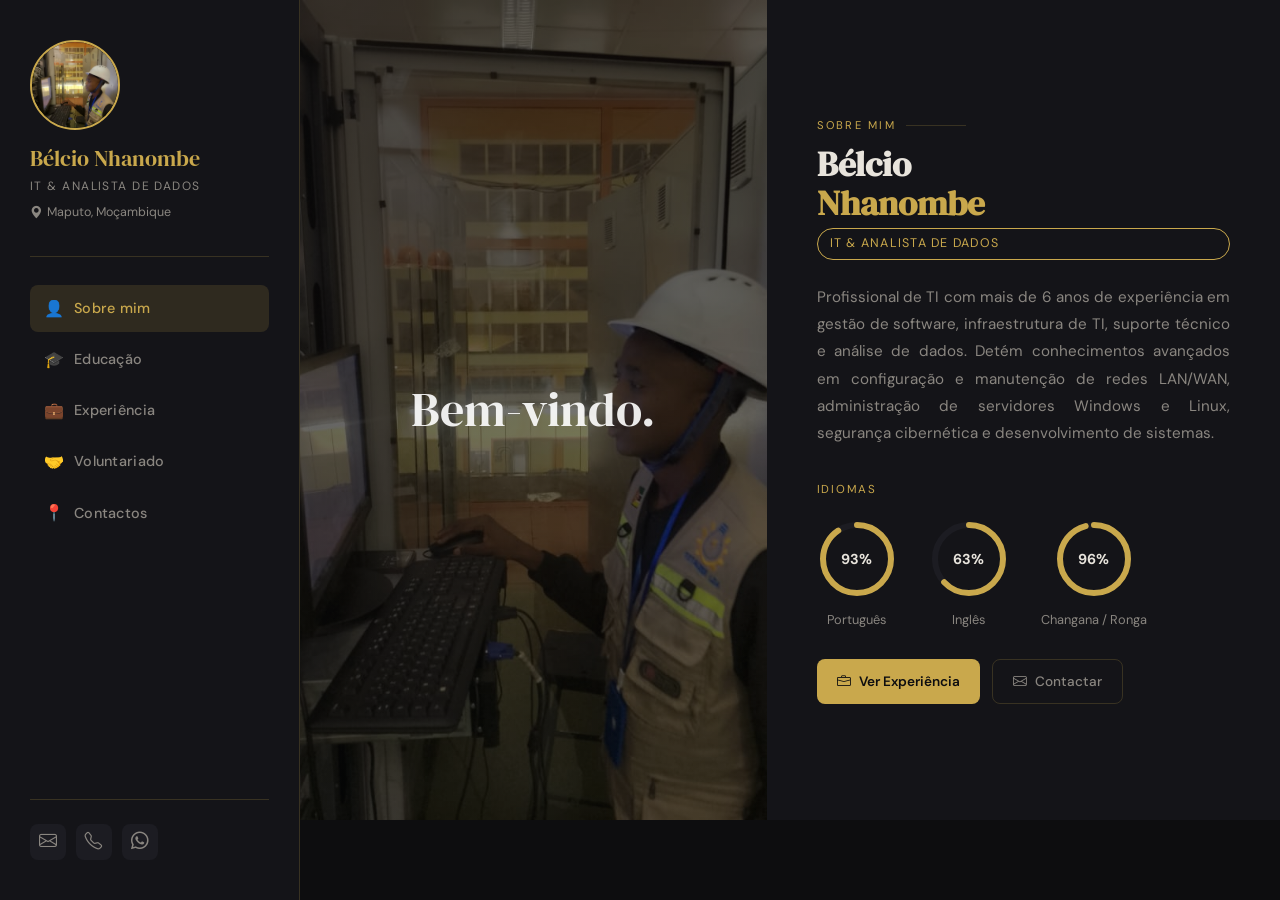
<file: index.html>
<!DOCTYPE html>
<html lang="pt">
<head>
  <meta charset="utf-8" />
  <meta name="viewport" content="width=device-width, initial-scale=1" />
  <title>Bélcio Nhanombe — Portfolio</title>
  <link rel="stylesheet" href="https://fonts.googleapis.com/css2?family=DM+Serif+Display:ital@0;1&family=DM+Sans:ital,opsz,wght@0,9..40,300;0,9..40,400;0,9..40,500;0,9..40,600;0,9..40,700;1,9..40,300&display=swap" />
  <link rel="stylesheet" href="https://cdn.jsdelivr.net/npm/bootstrap-icons@1.11.3/font/bootstrap-icons.min.css" />
  <link rel="stylesheet" href="css/portfolio.css" />
</head>
<body>

<!-- Loader -->
<div class="loader" id="loader"><div class="loader-ring"></div></div>

<!-- Hamburger -->
<button class="hamburger" id="hamburger" aria-label="Menu">
  <span></span><span></span><span></span>
</button>

<!-- SIDEBAR -->
<aside id="sidebar">
  <img src="images/bg.jpeg" alt="Bélcio" class="sidebar-photo" />
  <div class="sidebar-name">Bélcio Nhanombe</div>
  <div class="sidebar-role">IT & Analista de Dados</div>
  <div class="sidebar-location"><i class="bi bi-geo-alt-fill"></i> Maputo, Moçambique</div>
  <div class="sidebar-divider"></div>
  <nav>
    <ul id="nav-links"></ul>
  </nav>
  <div class="sidebar-contacts">
    <a href="mailto:belcionhanombe@gmail.com" title="Email"><i class="bi bi-envelope"></i></a>
    <a href="tel:+258845678454" title="Telefone"><i class="bi bi-telephone"></i></a>
    <a href="https://wa.me/258845678454" target="_blank" title="WhatsApp"><i class="bi bi-whatsapp"></i></a>
  </div>
</aside>

<!-- MAIN -->
<div id="main">
  <div class="about-split">
    <!-- Image Column -->
    <div class="about-image-col">
      <img src="images/bg.jpeg" alt="Bélcio Nhanombe" />
      <div class="about-image-overlay">
        <div class="about-welcome">Bem-vindo.</div>
      </div>
    </div>

    <!-- Content Column -->
    <div class="about-content-col">
      <div class="page-label">Sobre mim</div>
      <h1 class="about-name">Bélcio<br><span style="color:var(--gold)">Nhanombe</span></h1>
      <span class="about-role-tag">IT & Analista de Dados</span>

      <p class="about-bio">
        Profissional de TI com mais de 6 anos de experiência em gestão de software, infraestrutura de TI, suporte técnico e análise de dados. Detém conhecimentos avançados em configuração e manutenção de redes LAN/WAN, administração de servidores Windows e Linux, segurança cibernética e desenvolvimento de sistemas.
      </p>

      <!-- Languages -->
      <div style="margin-bottom: 28px;">
        <div style="font-size:0.72rem; letter-spacing:0.15em; text-transform:uppercase; color:var(--gold); margin-bottom:16px;">Idiomas</div>
        <div class="lang-grid">
          <div class="lang-item">
            <div class="lang-ring">
              <svg viewBox="0 0 80 80" width="80" height="80">
                <circle class="ring-bg" cx="40" cy="40" r="34" />
                <circle class="ring-fill" cx="40" cy="40" r="34"
                  stroke-dasharray="193.5 213.6" />
              </svg>
              <div class="ring-pct">93%</div>
            </div>
            <div class="lang-label">Português</div>
          </div>
          <div class="lang-item">
            <div class="lang-ring">
              <svg viewBox="0 0 80 80" width="80" height="80">
                <circle class="ring-bg" cx="40" cy="40" r="34" />
                <circle class="ring-fill" cx="40" cy="40" r="34"
                  stroke-dasharray="134.4 213.6" />
              </svg>
              <div class="ring-pct">63%</div>
            </div>
            <div class="lang-label">Inglês</div>
          </div>
          <div class="lang-item">
            <div class="lang-ring">
              <svg viewBox="0 0 80 80" width="80" height="80">
                <circle class="ring-bg" cx="40" cy="40" r="34" />
                <circle class="ring-fill" cx="40" cy="40" r="34"
                  stroke-dasharray="204.8 213.6" />
              </svg>
              <div class="ring-pct">96%</div>
            </div>
            <div class="lang-label">Changana / Ronga</div>
          </div>
        </div>
      </div>

      <!-- Quick links -->
      <div style="display:flex; gap:12px; flex-wrap:wrap;">
        <a href="experiencia.html" style="display:inline-flex;align-items:center;gap:8px;padding:10px 20px;border-radius:8px;background:var(--gold);color:#0d0d0f;font-size:0.85rem;font-weight:600;text-decoration:none;transition:opacity 0.2s;" onmouseover="this.style.opacity='0.85'" onmouseout="this.style.opacity='1'">
          <i class="bi bi-briefcase"></i> Ver Experiência
        </a>
        <a href="contact.html" style="display:inline-flex;align-items:center;gap:8px;padding:10px 20px;border-radius:8px;border:1px solid var(--border);color:var(--text-muted);font-size:0.85rem;font-weight:500;text-decoration:none;transition:all 0.2s;" onmouseover="this.style.borderColor='var(--gold)';this.style.color='var(--gold)'" onmouseout="this.style.borderColor='var(--border)';this.style.color='var(--text-muted)'">
          <i class="bi bi-envelope"></i> Contactar
        </a>
      </div>
    </div>
  </div>
</div>

<script src="js/portfolio.js"></script>
<script>initSidebar('index.html');</script>
</body>
</html>
</file>
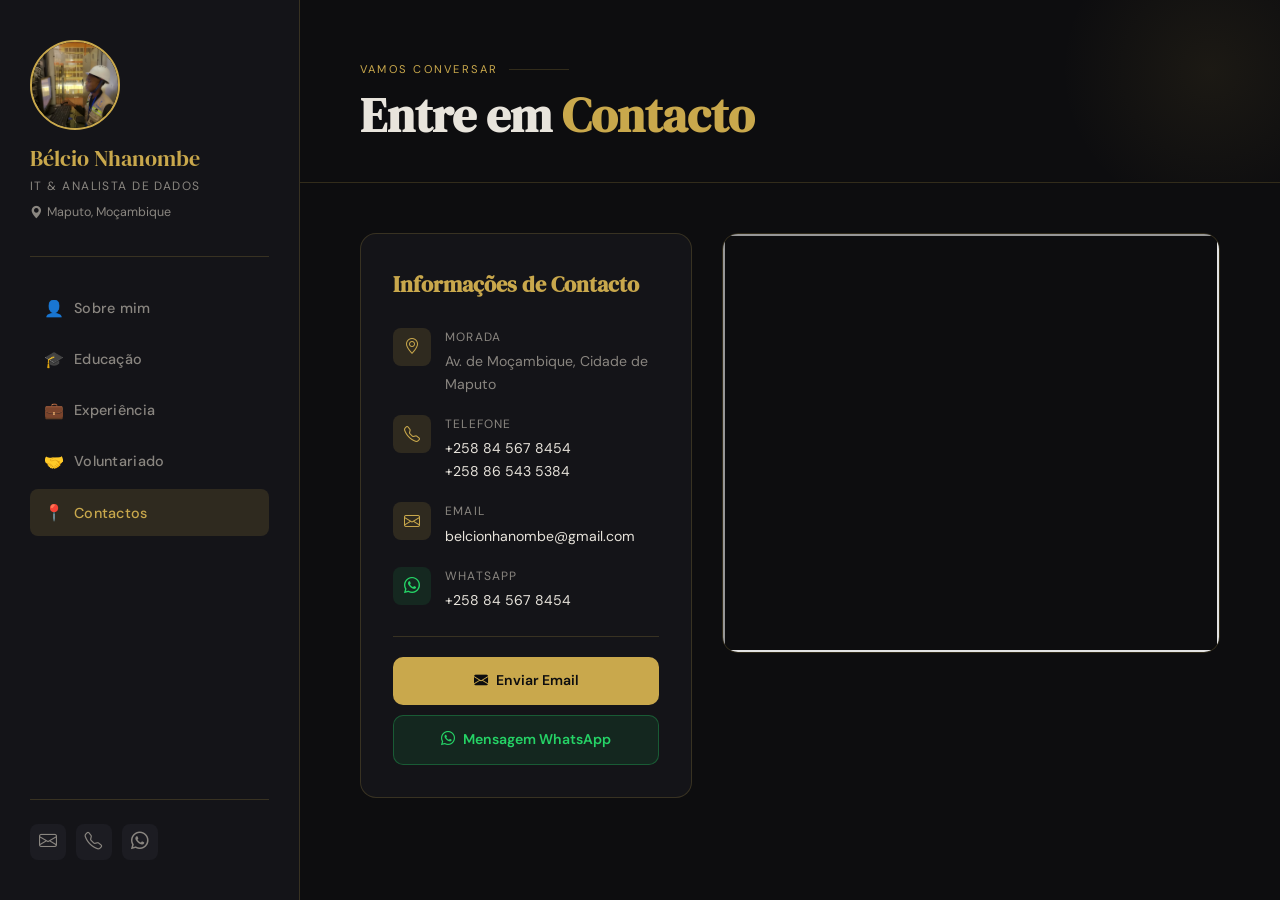
<file: contact.html>
<!DOCTYPE html>
<html lang="pt">
<head>
  <meta charset="utf-8" />
  <meta name="viewport" content="width=device-width, initial-scale=1" />
  <title>Contactos — Bélcio Nhanombe</title>
  <link rel="stylesheet" href="https://fonts.googleapis.com/css2?family=DM+Serif+Display:ital@0;1&family=DM+Sans:ital,opsz,wght@0,9..40,300;0,9..40,400;0,9..40,500;0,9..40,600;0,9..40,700;1,9..40,300&display=swap" />
  <link rel="stylesheet" href="https://cdn.jsdelivr.net/npm/bootstrap-icons@1.11.3/font/bootstrap-icons.min.css" />
  <link rel="stylesheet" href="css/portfolio.css" />
</head>
<body>

<div class="loader" id="loader"><div class="loader-ring"></div></div>
<button class="hamburger" id="hamburger"><span></span><span></span><span></span></button>

<aside id="sidebar">
  <img src="images/bg.jpeg" alt="Bélcio" class="sidebar-photo" />
  <div class="sidebar-name">Bélcio Nhanombe</div>
  <div class="sidebar-role">IT & Analista de Dados</div>
  <div class="sidebar-location"><i class="bi bi-geo-alt-fill"></i> Maputo, Moçambique</div>
  <div class="sidebar-divider"></div>
  <nav><ul id="nav-links"></ul></nav>
  <div class="sidebar-contacts">
    <a href="mailto:belcionhanombe@gmail.com"><i class="bi bi-envelope"></i></a>
    <a href="tel:+258845678454"><i class="bi bi-telephone"></i></a>
    <a href="https://wa.me/258845678454" target="_blank"><i class="bi bi-whatsapp"></i></a>
  </div>
</aside>

<div id="main">
  <div class="page-hero">
    <div class="page-label">Vamos conversar</div>
    <h1 class="page-title">Entre em <span>Contacto</span></h1>
  </div>

  <div class="content-area">
    <div class="contact-grid">
      <!-- Info -->
      <div class="contact-info-card">
        <h3>Informações de Contacto</h3>

        <div class="contact-row">
          <div class="contact-icon"><i class="bi bi-geo-alt"></i></div>
          <div>
            <p style="color:var(--text-muted); font-size:0.75rem; letter-spacing:0.1em; text-transform:uppercase; margin-bottom:3px;">Morada</p>
            <p>Av. de Moçambique, Cidade de Maputo</p>
          </div>
        </div>

        <div class="contact-row">
          <div class="contact-icon"><i class="bi bi-telephone"></i></div>
          <div>
            <p style="color:var(--text-muted); font-size:0.75rem; letter-spacing:0.1em; text-transform:uppercase; margin-bottom:3px;">Telefone</p>
            <p><a href="tel:+258845678454">+258 84 567 8454</a></p>
            <p><a href="tel:+258865435384">+258 86 543 5384</a></p>
          </div>
        </div>

        <div class="contact-row">
          <div class="contact-icon"><i class="bi bi-envelope"></i></div>
          <div>
            <p style="color:var(--text-muted); font-size:0.75rem; letter-spacing:0.1em; text-transform:uppercase; margin-bottom:3px;">Email</p>
            <p><a href="mailto:belcionhanombe@gmail.com">belcionhanombe@gmail.com</a></p>
          </div>
        </div>

        <div class="contact-row">
          <div class="contact-icon" style="background:rgba(37,211,102,0.1); color:#25d366;"><i class="bi bi-whatsapp"></i></div>
          <div>
            <p style="color:var(--text-muted); font-size:0.75rem; letter-spacing:0.1em; text-transform:uppercase; margin-bottom:3px;">WhatsApp</p>
            <p><a href="https://wa.me/258845678454" target="_blank">+258 84 567 8454</a></p>
          </div>
        </div>

        <!-- Quick action buttons -->
        <div style="display:flex; flex-direction:column; gap:10px; margin-top:24px; padding-top:20px; border-top:1px solid var(--border);">
          <a href="mailto:belcionhanombe@gmail.com" style="display:flex; align-items:center; justify-content:center; gap:8px; padding:12px; border-radius:10px; background:var(--gold); color:#0d0d0f; font-weight:600; font-size:0.88rem; text-decoration:none; transition:opacity 0.2s;" onmouseover="this.style.opacity='0.85'" onmouseout="this.style.opacity='1'">
            <i class="bi bi-envelope-fill"></i> Enviar Email
          </a>
          <a href="https://wa.me/258845678454" target="_blank" style="display:flex; align-items:center; justify-content:center; gap:8px; padding:12px; border-radius:10px; background:rgba(37,211,102,0.1); color:#25d366; border:1px solid rgba(37,211,102,0.3); font-weight:600; font-size:0.88rem; text-decoration:none; transition:all 0.2s;" onmouseover="this.style.background='rgba(37,211,102,0.2)'" onmouseout="this.style.background='rgba(37,211,102,0.1)'">
            <i class="bi bi-whatsapp"></i> Mensagem WhatsApp
          </a>
        </div>
      </div>

      <!-- Map -->
      <div class="map-wrap">
        <iframe
          src="https://www.google.com/maps/embed?pb=!1m14!1m12!1m3!1d57428.55599808004!2d32.519475459047094!3d-25.89300816493969!2m3!1f0!2f0!3f0!3m2!1i1024!2i768!4f13.1!5e0!3m2!1spt-PT!2smz!4v1747929847679!5m2!1spt-PT!2smz"
          allowfullscreen loading="lazy" referrerpolicy="no-referrer-when-downgrade">
        </iframe>
      </div>
    </div>
  </div>
</div>

<script src="js/portfolio.js"></script>
<script>initSidebar('contact.html');</script>
</body>
</html>
</file>
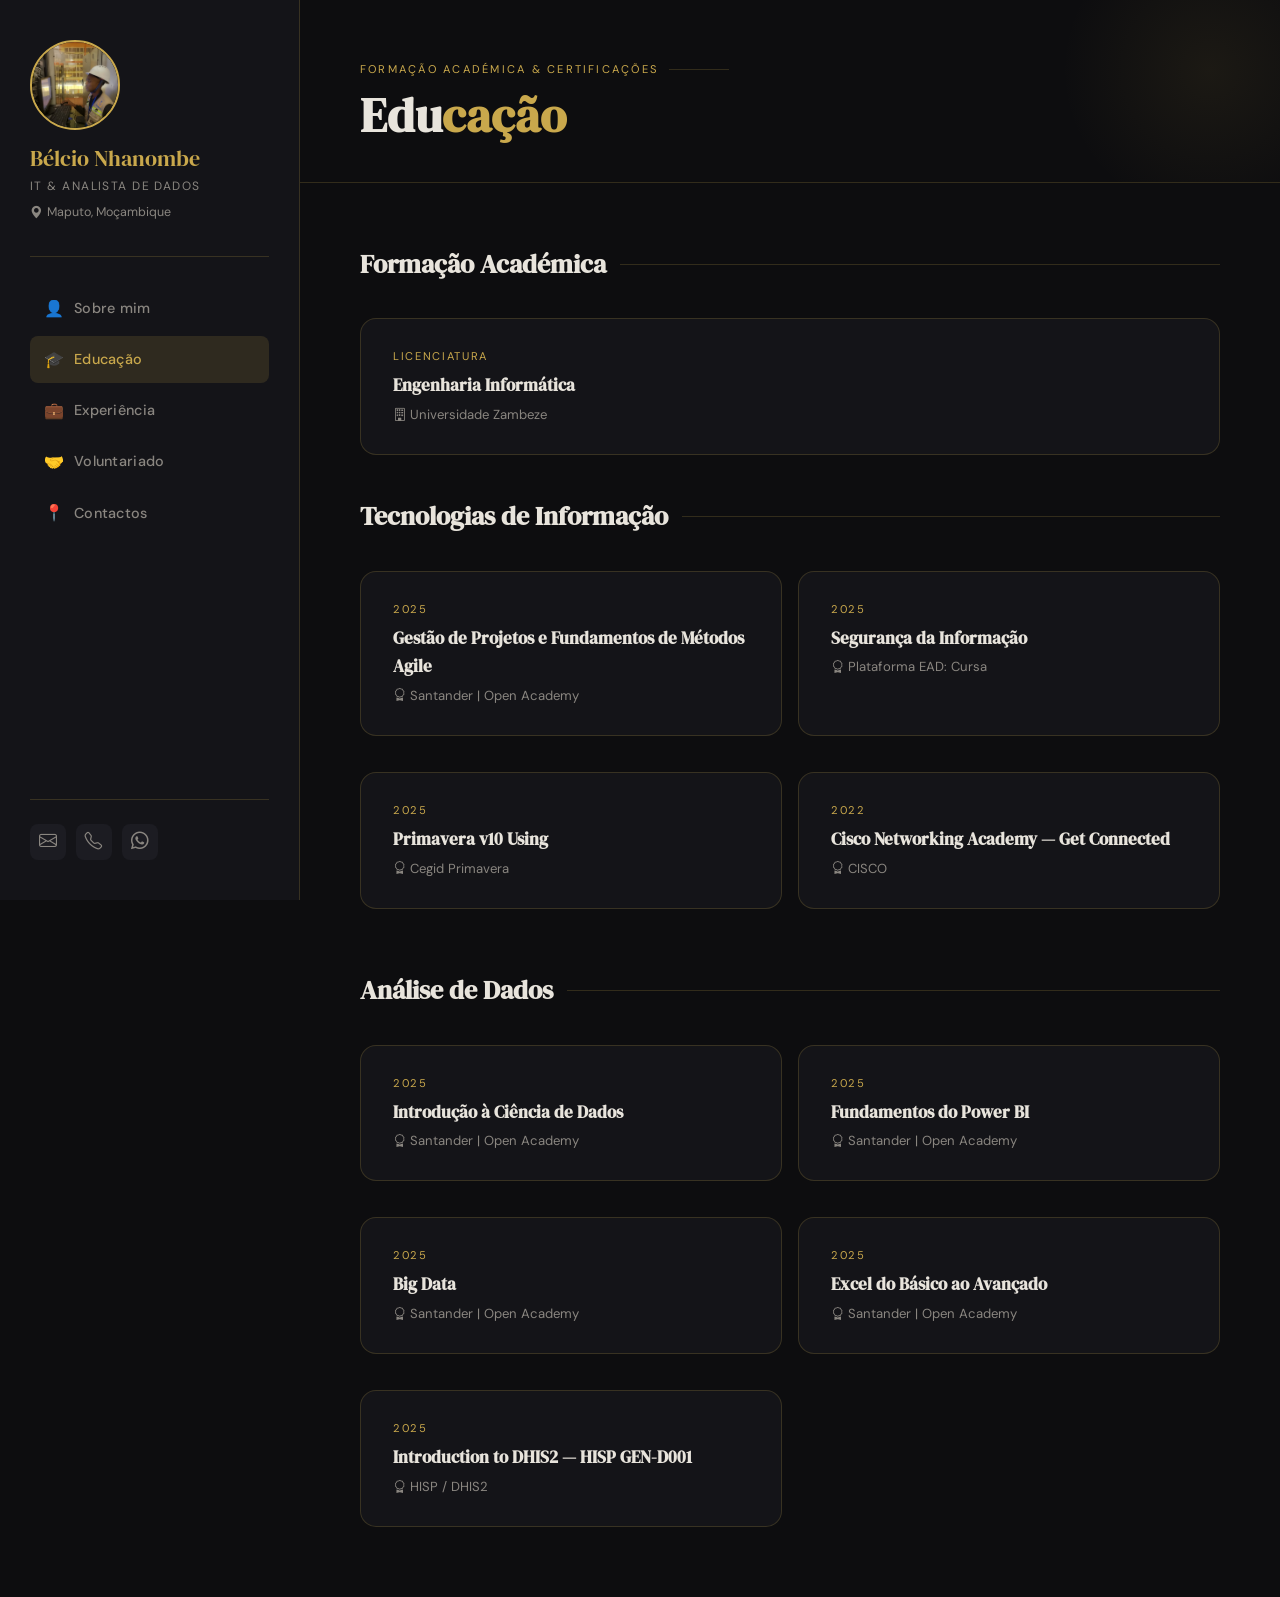
<file: educacao.html>
<!DOCTYPE html>
<html lang="pt">
<head>
  <meta charset="utf-8" />
  <meta name="viewport" content="width=device-width, initial-scale=1" />
  <title>Educação — Bélcio Nhanombe</title>
  <link rel="stylesheet" href="https://fonts.googleapis.com/css2?family=DM+Serif+Display:ital@0;1&family=DM+Sans:ital,opsz,wght@0,9..40,300;0,9..40,400;0,9..40,500;0,9..40,600;0,9..40,700;1,9..40,300&display=swap" />
  <link rel="stylesheet" href="https://cdn.jsdelivr.net/npm/bootstrap-icons@1.11.3/font/bootstrap-icons.min.css" />
  <link rel="stylesheet" href="css/portfolio.css" />
</head>
<body>

<div class="loader" id="loader"><div class="loader-ring"></div></div>
<button class="hamburger" id="hamburger"><span></span><span></span><span></span></button>

<aside id="sidebar">
  <img src="images/bg.jpeg" alt="Bélcio" class="sidebar-photo" />
  <div class="sidebar-name">Bélcio Nhanombe</div>
  <div class="sidebar-role">IT & Analista de Dados</div>
  <div class="sidebar-location"><i class="bi bi-geo-alt-fill"></i> Maputo, Moçambique</div>
  <div class="sidebar-divider"></div>
  <nav><ul id="nav-links"></ul></nav>
  <div class="sidebar-contacts">
    <a href="mailto:belcionhanombe@gmail.com"><i class="bi bi-envelope"></i></a>
    <a href="tel:+258845678454"><i class="bi bi-telephone"></i></a>
    <a href="https://wa.me/258845678454" target="_blank"><i class="bi bi-whatsapp"></i></a>
  </div>
</aside>

<div id="main">
  <div class="page-hero">
    <div class="page-label">Formação académica & certificações</div>
    <h1 class="page-title">Edu<span>cação</span></h1>
  </div>

  <div class="content-area">

    <!-- Licenciatura -->
    <div class="section-heading">
      <h2>Formação Académica</h2>
      <div class="sh-line"></div>
    </div>

    <div class="edu-card">
      <div class="edu-year">Licenciatura</div>
      <h3>Engenharia Informática</h3>
      <div class="edu-inst"><i class="bi bi-building"></i> Universidade Zambeze</div>
    </div>

    <!-- TI Certifications -->
    <div class="section-heading" style="margin-top: 40px;">
      <h2>Tecnologias de Informação</h2>
      <div class="sh-line"></div>
    </div>

    <div style="display:grid; grid-template-columns: repeat(auto-fill, minmax(280px, 1fr)); gap: 16px;">
      <div class="edu-card">
        <div class="edu-year">2025</div>
        <h3>Gestão de Projetos e Fundamentos de Métodos Agile</h3>
        <div class="edu-inst"><i class="bi bi-award"></i> Santander | Open Academy</div>
      </div>
      <div class="edu-card">
        <div class="edu-year">2025</div>
        <h3>Segurança da Informação</h3>
        <div class="edu-inst"><i class="bi bi-award"></i> Plataforma EAD: Cursa</div>
      </div>
      <div class="edu-card">
        <div class="edu-year">2025</div>
        <h3>Primavera v10 Using</h3>
        <div class="edu-inst"><i class="bi bi-award"></i> Cegid Primavera</div>
      </div>
      <div class="edu-card">
        <div class="edu-year">2022</div>
        <h3>Cisco Networking Academy — Get Connected</h3>
        <div class="edu-inst"><i class="bi bi-award"></i> CISCO</div>
      </div>
    </div>

    <!-- Data Certifications -->
    <div class="section-heading" style="margin-top: 40px;">
      <h2>Análise de Dados</h2>
      <div class="sh-line"></div>
    </div>

    <div style="display:grid; grid-template-columns: repeat(auto-fill, minmax(280px, 1fr)); gap: 16px;">
      <div class="edu-card">
        <div class="edu-year">2025</div>
        <h3>Introdução à Ciência de Dados</h3>
        <div class="edu-inst"><i class="bi bi-award"></i> Santander | Open Academy</div>
      </div>
      <div class="edu-card">
        <div class="edu-year">2025</div>
        <h3>Fundamentos do Power BI</h3>
        <div class="edu-inst"><i class="bi bi-award"></i> Santander | Open Academy</div>
      </div>
      <div class="edu-card">
        <div class="edu-year">2025</div>
        <h3>Big Data</h3>
        <div class="edu-inst"><i class="bi bi-award"></i> Santander | Open Academy</div>
      </div>
      <div class="edu-card">
        <div class="edu-year">2025</div>
        <h3>Excel do Básico ao Avançado</h3>
        <div class="edu-inst"><i class="bi bi-award"></i> Santander | Open Academy</div>
      </div>
      <div class="edu-card">
        <div class="edu-year">2025</div>
        <h3>Introduction to DHIS2 — HISP GEN-D001</h3>
        <div class="edu-inst"><i class="bi bi-award"></i> HISP / DHIS2</div>
      </div>
    </div>

  </div>
</div>

<script src="js/portfolio.js"></script>
<script>initSidebar('educacao.html');</script>
</body>
</html>
</file>
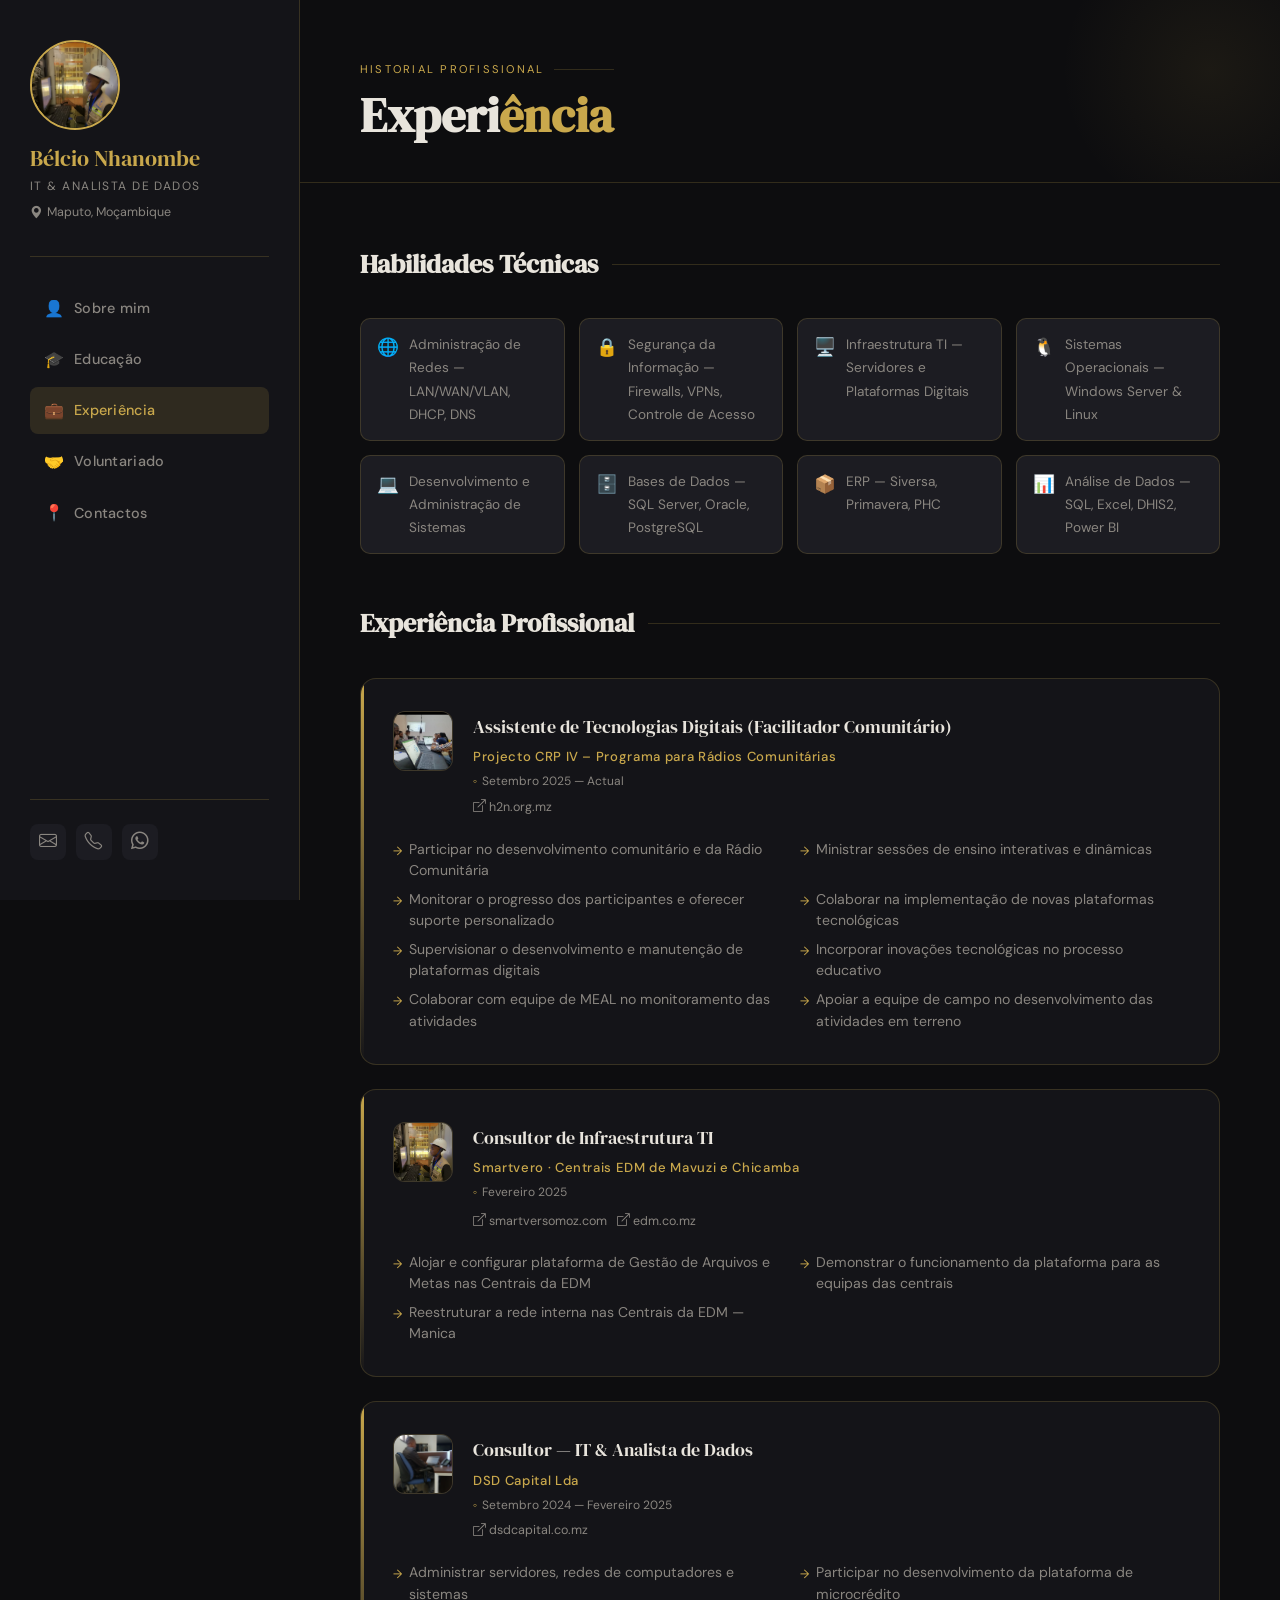
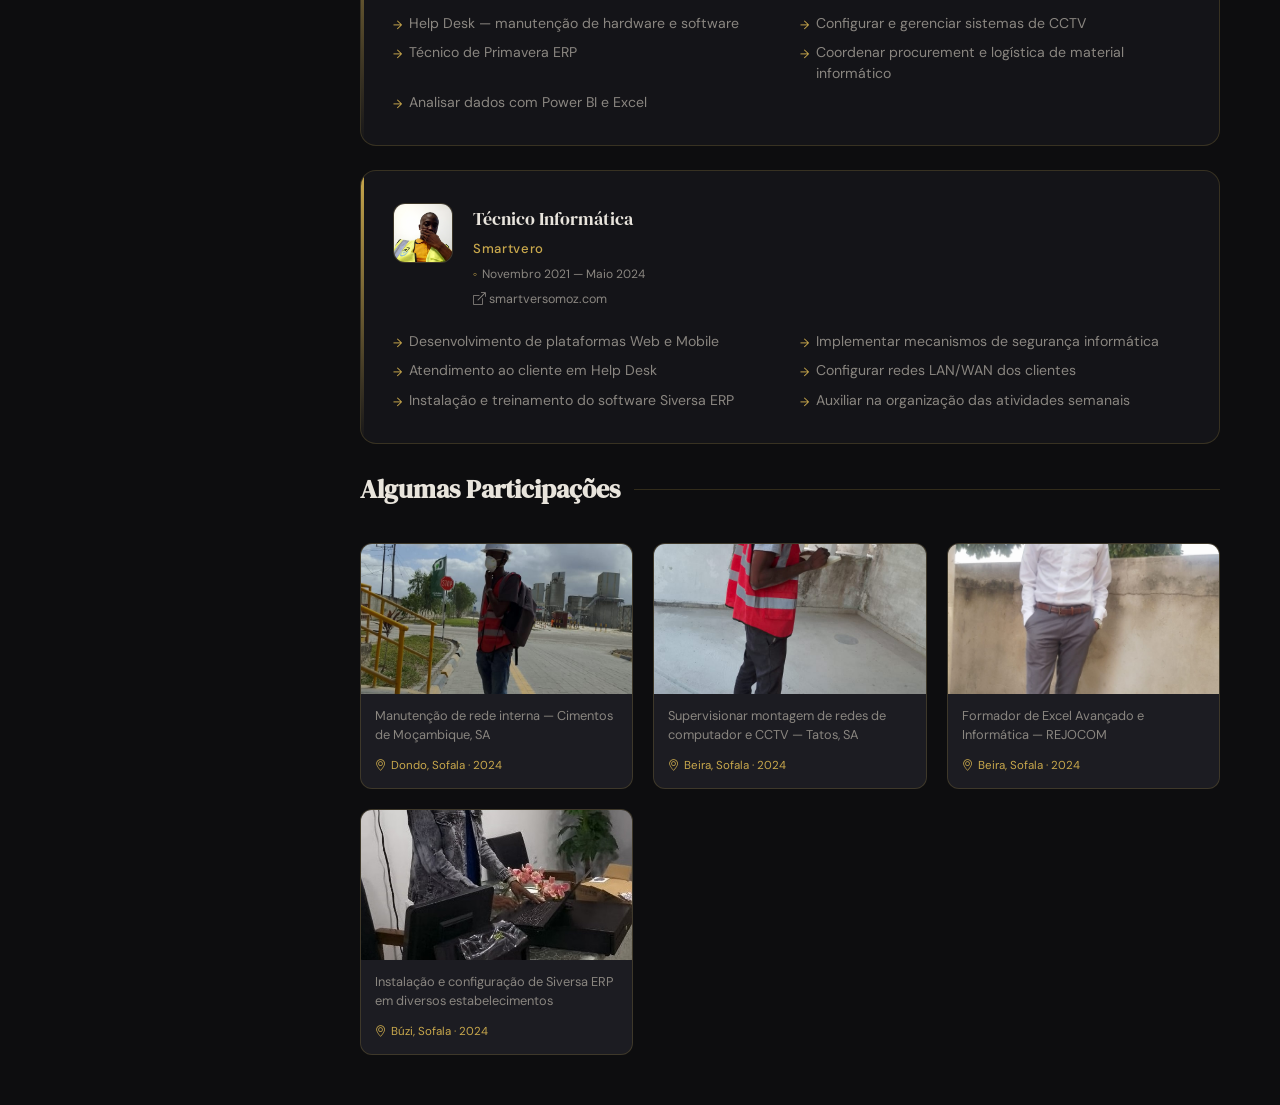
<file: experiencia.html>
<!DOCTYPE html>
<html lang="pt">
<head>
  <meta charset="utf-8" />
  <meta name="viewport" content="width=device-width, initial-scale=1" />
  <title>Experiência — Bélcio Nhanombe</title>
  <link rel="stylesheet" href="https://fonts.googleapis.com/css2?family=DM+Serif+Display:ital@0;1&family=DM+Sans:ital,opsz,wght@0,9..40,300;0,9..40,400;0,9..40,500;0,9..40,600;0,9..40,700;1,9..40,300&display=swap" />
  <link rel="stylesheet" href="https://cdn.jsdelivr.net/npm/bootstrap-icons@1.11.3/font/bootstrap-icons.min.css" />
  <link rel="stylesheet" href="css/portfolio.css" />
</head>
<body>

<div class="loader" id="loader"><div class="loader-ring"></div></div>
<button class="hamburger" id="hamburger"><span></span><span></span><span></span></button>

<aside id="sidebar">
  <img src="images/bg.jpeg" alt="Bélcio" class="sidebar-photo" />
  <div class="sidebar-name">Bélcio Nhanombe</div>
  <div class="sidebar-role">IT & Analista de Dados</div>
  <div class="sidebar-location"><i class="bi bi-geo-alt-fill"></i> Maputo, Moçambique</div>
  <div class="sidebar-divider"></div>
  <nav><ul id="nav-links"></ul></nav>
  <div class="sidebar-contacts">
    <a href="mailto:belcionhanombe@gmail.com"><i class="bi bi-envelope"></i></a>
    <a href="tel:+258845678454"><i class="bi bi-telephone"></i></a>
    <a href="https://wa.me/258845678454" target="_blank"><i class="bi bi-whatsapp"></i></a>
  </div>
</aside>

<div id="main">
  <div class="page-hero">
    <div class="page-label">Historial profissional</div>
    <h1 class="page-title">Experi<span>ência</span></h1>
  </div>

  <div class="content-area">

    <!-- SKILLS -->
    <div class="section-heading">
      <h2>Habilidades Técnicas</h2>
      <div class="sh-line"></div>
    </div>

    <div class="skills-grid" style="margin-bottom: 48px;">
      <div class="skill-item"><span class="skill-icon">🌐</span> Administração de Redes — LAN/WAN/VLAN, DHCP, DNS</div>
      <div class="skill-item"><span class="skill-icon">🔒</span> Segurança da Informação — Firewalls, VPNs, Controle de Acesso</div>
      <div class="skill-item"><span class="skill-icon">🖥️</span> Infraestrutura TI — Servidores e Plataformas Digitais</div>
      <div class="skill-item"><span class="skill-icon">🐧</span> Sistemas Operacionais — Windows Server & Linux</div>
      <div class="skill-item"><span class="skill-icon">💻</span> Desenvolvimento e Administração de Sistemas</div>
      <div class="skill-item"><span class="skill-icon">🗄️</span> Bases de Dados — SQL Server, Oracle, PostgreSQL</div>
      <div class="skill-item"><span class="skill-icon">📦</span> ERP — Siversa, Primavera, PHC</div>
      <div class="skill-item"><span class="skill-icon">📊</span> Análise de Dados — SQL, Excel, DHIS2, Power BI</div>
    </div>

    <!-- EXPERIENCE -->
    <div class="section-heading">
      <h2>Experiência Profissional</h2>
      <div class="sh-line"></div>
    </div>

    <!-- Job 1 -->
    <div class="card">
      <div class="card-header">
        <img src="images/dcm.jpeg" alt="h2n" class="card-logo" />
        <div>
          <div class="card-title">Assistente de Tecnologias Digitais (Facilitador Comunitário)</div>
          <div class="card-subtitle">Projecto CRP IV – Programa para Rádios Comunitárias</div>
          <div class="card-date">Setembro 2025 — Actual</div>
          <a href="https://h2n.org.mz/" target="_blank" class="card-link"><i class="bi bi-box-arrow-up-right"></i> h2n.org.mz</a>
        </div>
      </div>
      <ul class="resp-list">
        <li>Participar no desenvolvimento comunitário e da Rádio Comunitária</li>
        <li>Ministrar sessões de ensino interativas e dinâmicas</li>
        <li>Monitorar o progresso dos participantes e oferecer suporte personalizado</li>
        <li>Colaborar na implementação de novas plataformas tecnológicas</li>
        <li>Supervisionar o desenvolvimento e manutenção de plataformas digitais</li>
        <li>Incorporar inovações tecnológicas no processo educativo</li>
        <li>Colaborar com equipe de MEAL no monitoramento das atividades</li>
        <li>Apoiar a equipe de campo no desenvolvimento das atividades em terreno</li>
      </ul>
    </div>

    <!-- Job 2 -->
    <div class="card">
      <div class="card-header">
        <img src="images/edm.jpeg" alt="EDM" class="card-logo" />
        <div>
          <div class="card-title">Consultor de Infraestrutura TI</div>
          <div class="card-subtitle">Smartvero · Centrais EDM de Mavuzi e Chicamba</div>
          <div class="card-date">Fevereiro 2025</div>
          <div style="display:flex; gap: 10px; flex-wrap:wrap; margin-top:4px;">
            <a href="https://www.smartversomoz.com/" target="_blank" class="card-link"><i class="bi bi-box-arrow-up-right"></i> smartversomoz.com</a>
            <a href="https://www.edm.co.mz/" target="_blank" class="card-link"><i class="bi bi-box-arrow-up-right"></i> edm.co.mz</a>
          </div>
        </div>
      </div>
      <ul class="resp-list">
        <li>Alojar e configurar plataforma de Gestão de Arquivos e Metas nas Centrais da EDM</li>
        <li>Demonstrar o funcionamento da plataforma para as equipas das centrais</li>
        <li>Reestruturar a rede interna nas Centrais da EDM — Manica</li>
      </ul>
    </div>

    <!-- Job 3 -->
    <div class="card">
      <div class="card-header">
        <img src="images/dsd.jpeg" alt="DSD Capital" class="card-logo" />
        <div>
          <div class="card-title">Consultor — IT & Analista de Dados</div>
          <div class="card-subtitle">DSD Capital Lda</div>
          <div class="card-date">Setembro 2024 — Fevereiro 2025</div>
          <a href="https://dsdcapital.co.mz/" target="_blank" class="card-link"><i class="bi bi-box-arrow-up-right"></i> dsdcapital.co.mz</a>
        </div>
      </div>
      <ul class="resp-list">
        <li>Administrar servidores, redes de computadores e sistemas</li>
        <li>Participar no desenvolvimento da plataforma de microcrédito</li>
        <li>Help Desk — manutenção de hardware e software</li>
        <li>Configurar e gerenciar sistemas de CCTV</li>
        <li>Técnico de Primavera ERP</li>
        <li>Coordenar procurement e logística de material informático</li>
        <li>Analisar dados com Power BI e Excel</li>
      </ul>
    </div>

    <!-- Job 4 -->
    <div class="card">
      <div class="card-header">
        <img src="images/smart.jpg" alt="Smartvero" class="card-logo" />
        <div>
          <div class="card-title">Técnico Informática</div>
          <div class="card-subtitle">Smartvero</div>
          <div class="card-date">Novembro 2021 — Maio 2024</div>
          <a href="https://www.smartversomoz.com/" target="_blank" class="card-link"><i class="bi bi-box-arrow-up-right"></i> smartversomoz.com</a>
        </div>
      </div>
      <ul class="resp-list">
        <li>Desenvolvimento de plataformas Web e Mobile</li>
        <li>Implementar mecanismos de segurança informática</li>
        <li>Atendimento ao cliente em Help Desk</li>
        <li>Configurar redes LAN/WAN dos clientes</li>
        <li>Instalação e treinamento do software Siversa ERP</li>
        <li>Auxiliar na organização das atividades semanais</li>
      </ul>
    </div>

    <!-- PARTICIPATIONS -->
    <div class="section-heading" style="margin-top: 16px;">
      <h2>Algumas Participações</h2>
      <div class="sh-line"></div>
    </div>

    <div class="participations-grid">
      <div class="part-card">
        <img src="images/cm.jpeg" alt="Cimentos de Moçambique" />
        <p>Manutenção de rede interna — Cimentos de Moçambique, SA</p>
        <div class="part-loc"><i class="bi bi-geo-alt"></i> Dondo, Sofala · 2024</div>
      </div>
      <div class="part-card">
        <img src="images/tt.jpeg" alt="Tatos SA" />
        <p>Supervisionar montagem de redes de computador e CCTV — Tatos, SA</p>
        <div class="part-loc"><i class="bi bi-geo-alt"></i> Beira, Sofala · 2024</div>
      </div>
      <div class="part-card">
        <img src="images/rrj.jpeg" alt="REJOCOM" />
        <p>Formador de Excel Avançado e Informática — REJOCOM</p>
        <div class="part-loc"><i class="bi bi-geo-alt"></i> Beira, Sofala · 2024</div>
      </div>
      <div class="part-card">
        <img src="images/div.jpeg" alt="Siversa ERP" />
        <p>Instalação e configuração de Siversa ERP em diversos estabelecimentos</p>
        <div class="part-loc"><i class="bi bi-geo-alt"></i> Búzi, Sofala · 2024</div>
      </div>
    </div>

  </div>
</div>

<script src="js/portfolio.js"></script>
<script>initSidebar('experiencia.html');</script>
</body>
</html>
</file>
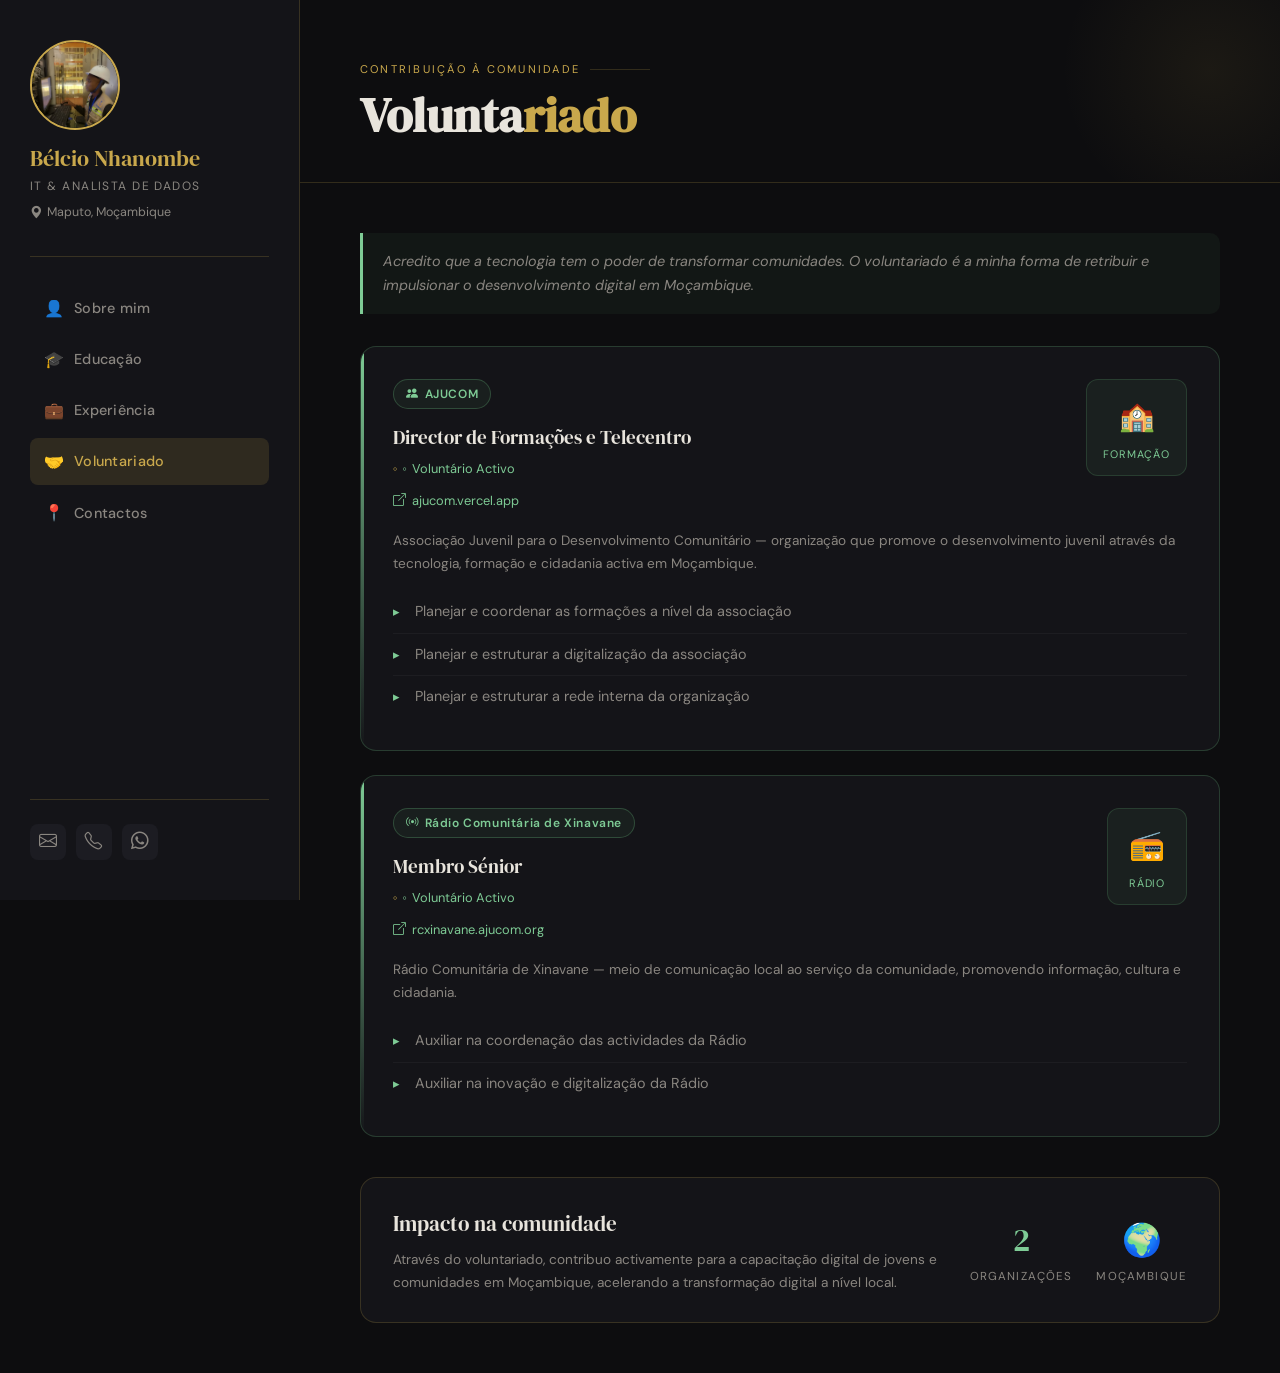
<file: voluntario.html>
<!DOCTYPE html>
<html lang="pt">
<head>
  <meta charset="utf-8" />
  <meta name="viewport" content="width=device-width, initial-scale=1" />
  <title>Voluntariado — Bélcio Nhanombe</title>
  <link rel="stylesheet" href="https://fonts.googleapis.com/css2?family=DM+Serif+Display:ital@0;1&family=DM+Sans:ital,opsz,wght@0,9..40,300;0,9..40,400;0,9..40,500;0,9..40,600;0,9..40,700;1,9..40,300&display=swap" />
  <link rel="stylesheet" href="https://cdn.jsdelivr.net/npm/bootstrap-icons@1.11.3/font/bootstrap-icons.min.css" />
  <link rel="stylesheet" href="css/portfolio.css" />
  <style>
    .vol-hero-tag {
      display: inline-flex;
      align-items: center;
      gap: 6px;
      padding: 5px 14px;
      border-radius: 20px;
      border: 1px solid rgba(100, 180, 120, 0.4);
      background: rgba(100, 180, 120, 0.08);
      color: #7ecb95;
      font-size: 0.78rem;
      font-weight: 600;
      letter-spacing: 0.08em;
      text-transform: uppercase;
      margin-bottom: 16px;
    }

    .org-badge {
      display: inline-flex;
      align-items: center;
      gap: 6px;
      padding: 4px 12px;
      border-radius: 20px;
      border: 1px solid rgba(100, 180, 120, 0.3);
      background: rgba(100, 180, 120, 0.07);
      color: #7ecb95;
      font-size: 0.75rem;
      font-weight: 600;
      letter-spacing: 0.05em;
      margin-bottom: 6px;
    }

    .vol-resp-list {
      list-style: none;
      padding: 0;
      margin: 0;
    }

    .vol-resp-list li {
      font-size: 0.9rem;
      color: var(--text-muted);
      padding: 10px 0 10px 22px;
      position: relative;
      border-bottom: 1px solid rgba(255,255,255,0.04);
      line-height: 1.5;
    }

    .vol-resp-list li:last-child {
      border-bottom: none;
    }

    .vol-resp-list li::before {
      content: '▸';
      position: absolute;
      left: 0;
      color: #7ecb95;
      font-size: 0.8rem;
      top: 11px;
    }

    .vol-quote {
      background: rgba(100, 180, 120, 0.06);
      border-left: 3px solid #7ecb95;
      border-radius: 0 10px 10px 0;
      padding: 16px 20px;
      margin-bottom: 32px;
      font-size: 0.9rem;
      color: var(--text-muted);
      font-style: italic;
    }

    .vol-org-link {
      display: inline-flex;
      align-items: center;
      gap: 6px;
      font-size: 0.8rem;
      color: #7ecb95;
      text-decoration: none;
      margin-top: 10px;
      transition: opacity 0.2s;
    }
    .vol-org-link:hover { opacity: 0.75; }

    .volunteer-card .card-header {
      margin-bottom: 16px;
    }
  </style>
</head>
<body>

<div class="loader" id="loader"><div class="loader-ring"></div></div>
<button class="hamburger" id="hamburger"><span></span><span></span><span></span></button>

<aside id="sidebar">
  <img src="images/bg.jpeg" alt="Bélcio" class="sidebar-photo" />
  <div class="sidebar-name">Bélcio Nhanombe</div>
  <div class="sidebar-role">IT & Analista de Dados</div>
  <div class="sidebar-location"><i class="bi bi-geo-alt-fill"></i> Maputo, Moçambique</div>
  <div class="sidebar-divider"></div>
  <nav><ul id="nav-links"></ul></nav>
  <div class="sidebar-contacts">
    <a href="mailto:belcionhanombe@gmail.com"><i class="bi bi-envelope"></i></a>
    <a href="tel:+258845678454"><i class="bi bi-telephone"></i></a>
    <a href="https://wa.me/258845678454" target="_blank"><i class="bi bi-whatsapp"></i></a>
  </div>
</aside>

<div id="main">
  <div class="page-hero">
    <div class="page-label">Contribuição à comunidade</div>
    <h1 class="page-title">Volunta<span>riado</span></h1>
  </div>

  <div class="content-area">

    <div class="vol-quote">
      Acredito que a tecnologia tem o poder de transformar comunidades. O voluntariado é a minha forma de retribuir e impulsionar o desenvolvimento digital em Moçambique.
    </div>

    <!-- AJUCOM -->
    <div class="volunteer-card">
      <div class="card-header">
        <div style="flex:1">
          <div class="org-badge"><i class="bi bi-people-fill"></i> AJUCOM</div>
          <div class="card-title" style="font-size:1.2rem; margin-top:6px;">Director de Formações e Telecentro</div>
          <div class="card-date" style="color:#7ecb95; font-size:0.8rem; margin-top:4px;">
            <span style="color:#7ecb95">◦</span> Voluntário Activo
          </div>
          <a href="https://ajucom.vercel.app/" target="_blank" class="vol-org-link">
            <i class="bi bi-box-arrow-up-right"></i> ajucom.vercel.app
          </a>
        </div>
        <div style="padding:12px 16px; background:rgba(100,180,120,0.08); border:1px solid rgba(100,180,120,0.2); border-radius:12px; text-align:center; min-width:80px;">
          <div style="font-size:1.8rem;">🏫</div>
          <div style="font-size:0.68rem; color:#7ecb95; letter-spacing:0.08em; text-transform:uppercase; margin-top:4px;">Formação</div>
        </div>
      </div>

      <p style="font-size:0.85rem; color:var(--text-muted); margin-bottom:16px; line-height:1.7;">
        Associação Juvenil para o Desenvolvimento Comunitário — organização que promove o desenvolvimento juvenil através da tecnologia, formação e cidadania activa em Moçambique.
      </p>

      <ul class="vol-resp-list">
        <li>Planejar e coordenar as formações a nível da associação</li>
        <li>Planejar e estruturar a digitalização da associação</li>
        <li>Planejar e estruturar a rede interna da organização</li>
      </ul>
    </div>

    <!-- Rádio Xinavane -->
    <div class="volunteer-card">
      <div class="card-header">
        <div style="flex:1">
          <div class="org-badge"><i class="bi bi-broadcast"></i> Rádio Comunitária de Xinavane</div>
          <div class="card-title" style="font-size:1.2rem; margin-top:6px;">Membro Sénior</div>
          <div class="card-date" style="color:#7ecb95; font-size:0.8rem; margin-top:4px;">
            <span style="color:#7ecb95">◦</span> Voluntário Activo
          </div>
          <a href="http://rcxinavane.ajucom.org" target="_blank" class="vol-org-link">
            <i class="bi bi-box-arrow-up-right"></i> rcxinavane.ajucom.org
          </a>
        </div>
        <div style="padding:12px 16px; background:rgba(100,180,120,0.08); border:1px solid rgba(100,180,120,0.2); border-radius:12px; text-align:center; min-width:80px;">
          <div style="font-size:1.8rem;">📻</div>
          <div style="font-size:0.68rem; color:#7ecb95; letter-spacing:0.08em; text-transform:uppercase; margin-top:4px;">Rádio</div>
        </div>
      </div>

      <p style="font-size:0.85rem; color:var(--text-muted); margin-bottom:16px; line-height:1.7;">
        Rádio Comunitária de Xinavane — meio de comunicação local ao serviço da comunidade, promovendo informação, cultura e cidadania.
      </p>

      <ul class="vol-resp-list">
        <li>Auxiliar na coordenação das actividades da Rádio</li>
        <li>Auxiliar na inovação e digitalização da Rádio</li>
      </ul>
    </div>

    <!-- Impact section -->
    <div style="margin-top: 40px; padding: 28px 32px; background: var(--dark-2); border: 1px solid var(--border); border-radius: 16px; display:flex; gap:32px; flex-wrap:wrap; align-items:center;">
      <div style="flex:1; min-width:200px;">
        <div style="font-family:'DM Serif Display',serif; font-size:1.3rem; color:var(--text); margin-bottom:6px;">Impacto na comunidade</div>
        <p style="font-size:0.85rem; color:var(--text-muted); line-height:1.7;">
          Através do voluntariado, contribuo activamente para a capacitação digital de jovens e comunidades em Moçambique, acelerando a transformação digital a nível local.
        </p>
      </div>
      <div style="display:flex; gap:24px; flex-wrap:wrap;">
        <div style="text-align:center;">
          <div style="font-family:'DM Serif Display',serif; font-size:2rem; color:#7ecb95;">2</div>
          <div style="font-size:0.72rem; color:var(--text-muted); letter-spacing:0.1em; text-transform:uppercase;">Organizações</div>
        </div>
        <div style="text-align:center;">
          <div style="font-family:'DM Serif Display',serif; font-size:2rem; color:#7ecb95;">🌍</div>
          <div style="font-size:0.72rem; color:var(--text-muted); letter-spacing:0.1em; text-transform:uppercase;">Moçambique</div>
        </div>
      </div>
    </div>

  </div>
</div>

<script src="js/portfolio.js"></script>
<script>initSidebar('voluntario.html');</script>
</body>
</html>
</file>
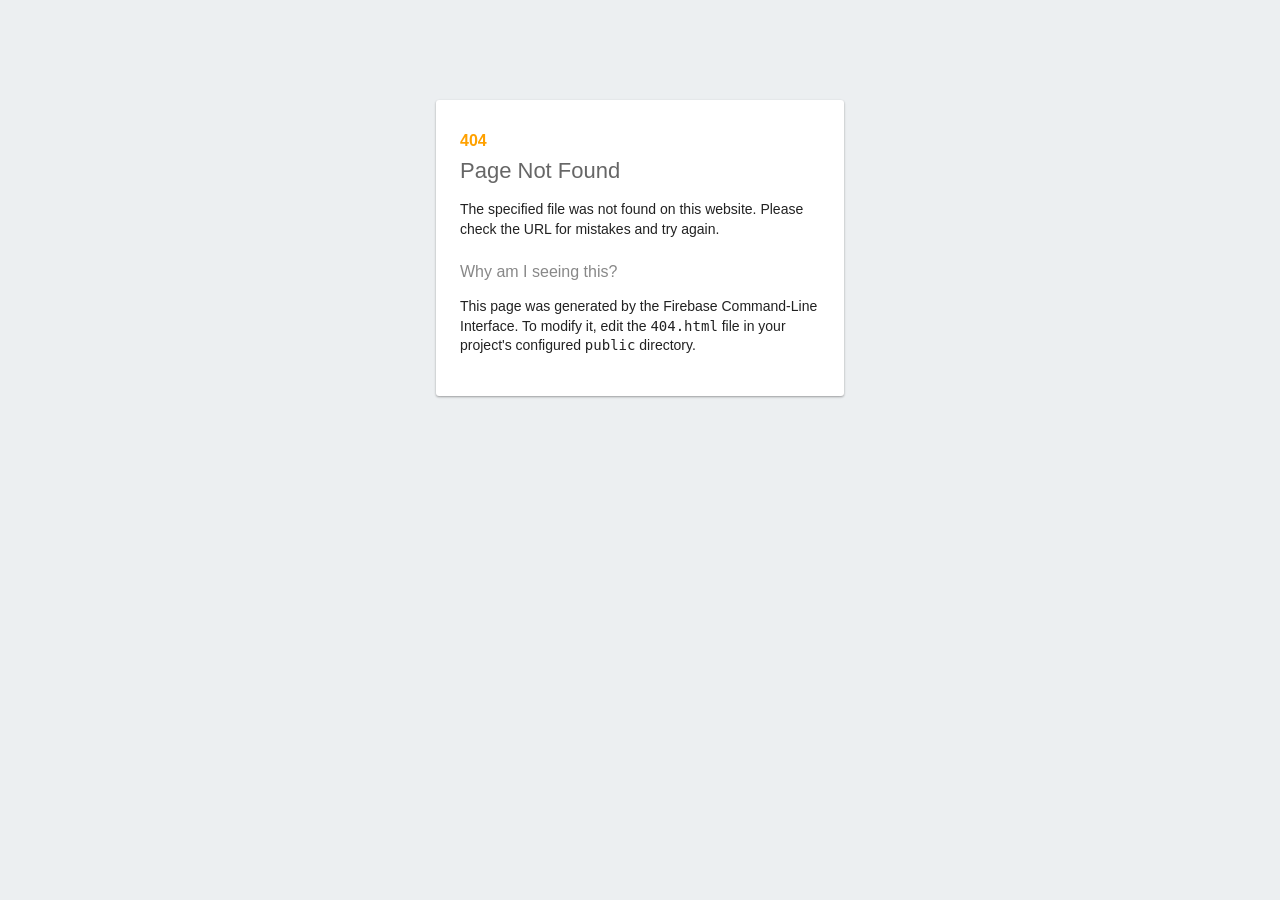
<file: css/owl.video.play.html>
<!DOCTYPE html>
<html>
  <head>
    <meta charset="utf-8">
    <meta name="viewport" content="width=device-width, initial-scale=1">
    <title>Page Not Found</title>

    <style media="screen">
      body { background: #ECEFF1; color: rgba(0,0,0,0.87); font-family: Roboto, Helvetica, Arial, sans-serif; margin: 0; padding: 0; }
      #message { background: white; max-width: 360px; margin: 100px auto 16px; padding: 32px 24px 16px; border-radius: 3px; }
      #message h3 { color: #888; font-weight: normal; font-size: 16px; margin: 16px 0 12px; }
      #message h2 { color: #ffa100; font-weight: bold; font-size: 16px; margin: 0 0 8px; }
      #message h1 { font-size: 22px; font-weight: 300; color: rgba(0,0,0,0.6); margin: 0 0 16px;}
      #message p { line-height: 140%; margin: 16px 0 24px; font-size: 14px; }
      #message a { display: block; text-align: center; background: #039be5; text-transform: uppercase; text-decoration: none; color: white; padding: 16px; border-radius: 4px; }
      #message, #message a { box-shadow: 0 1px 3px rgba(0,0,0,0.12), 0 1px 2px rgba(0,0,0,0.24); }
      #load { color: rgba(0,0,0,0.4); text-align: center; font-size: 13px; }
      @media (max-width: 600px) {
        body, #message { margin-top: 0; background: white; box-shadow: none; }
        body { border-top: 16px solid #ffa100; }
      }
    </style>
  </head>
  <body>
    <div id="message">
      <h2>404</h2>
      <h1>Page Not Found</h1>
      <p>The specified file was not found on this website. Please check the URL for mistakes and try again.</p>
      <h3>Why am I seeing this?</h3>
      <p>This page was generated by the Firebase Command-Line Interface. To modify it, edit the <code>404.html</code> file in your project's configured <code>public</code> directory.</p>
    </div>
  </body>
</html>
</file>
<file: css/portfolio.css>
/* ============================================
   BÉLCIO NHANOMBE — PORTFOLIO CSS
   Aesthetic: Dark luxury with gold accents
   Font pair: DM Serif Display + DM Sans
   ============================================ */

@import url('https://fonts.googleapis.com/css2?family=DM+Serif+Display:ital@0;1&family=DM+Sans:ital,opsz,wght@0,9..40,300;0,9..40,400;0,9..40,500;0,9..40,600;0,9..40,700;1,9..40,300&display=swap');

:root {
  --gold: #c9a84c;
  --gold-light: #e8c97a;
  --gold-dim: rgba(201, 168, 76, 0.15);
  --dark: #0d0d0f;
  --dark-2: #141418;
  --dark-3: #1c1c22;
  --dark-4: #242430;
  --text: #e8e4dc;
  --text-muted: #8a8680;
  --border: rgba(201, 168, 76, 0.2);
  --sidebar-w: 300px;
}

* { margin: 0; padding: 0; box-sizing: border-box; }

html { scroll-behavior: smooth; }

body {
  font-family: 'DM Sans', sans-serif;
  background: var(--dark);
  color: var(--text);
  line-height: 1.7;
  overflow-x: hidden;
}

/* ---- SIDEBAR ---- */
#sidebar {
  position: fixed;
  left: 0; top: 0;
  width: var(--sidebar-w);
  height: 100vh;
  background: var(--dark-2);
  border-right: 1px solid var(--border);
  display: flex;
  flex-direction: column;
  padding: 40px 30px;
  z-index: 100;
  overflow-y: auto;
}

.sidebar-photo {
  width: 90px;
  height: 90px;
  border-radius: 50%;
  object-fit: cover;
  border: 2px solid var(--gold);
  margin-bottom: 16px;
  display: block;
}

.sidebar-name {
  font-family: 'DM Serif Display', serif;
  font-size: 1.35rem;
  color: var(--gold);
  line-height: 1.2;
  margin-bottom: 4px;
}

.sidebar-role {
  font-size: 0.75rem;
  color: var(--text-muted);
  letter-spacing: 0.12em;
  text-transform: uppercase;
  margin-bottom: 6px;
}

.sidebar-location {
  font-size: 0.78rem;
  color: var(--text-muted);
  display: flex;
  align-items: center;
  gap: 5px;
  margin-bottom: 32px;
}

.sidebar-divider {
  height: 1px;
  background: var(--border);
  margin-bottom: 28px;
}

nav ul {
  list-style: none;
}

nav ul li {
  margin-bottom: 4px;
}

nav ul li a {
  display: flex;
  align-items: center;
  gap: 10px;
  padding: 10px 14px;
  border-radius: 8px;
  text-decoration: none;
  color: var(--text-muted);
  font-size: 0.9rem;
  font-weight: 500;
  transition: all 0.2s;
  letter-spacing: 0.02em;
}

nav ul li a:hover,
nav ul li a.active {
  background: var(--gold-dim);
  color: var(--gold);
}

nav ul li a .nav-icon {
  font-size: 1rem;
  width: 20px;
  text-align: center;
}

.sidebar-contacts {
  margin-top: auto;
  padding-top: 24px;
  border-top: 1px solid var(--border);
}

.sidebar-contacts a {
  display: inline-flex;
  align-items: center;
  justify-content: center;
  width: 36px;
  height: 36px;
  border-radius: 8px;
  background: var(--dark-3);
  color: var(--text-muted);
  text-decoration: none;
  font-size: 1.1rem;
  margin-right: 6px;
  transition: all 0.2s;
}

.sidebar-contacts a:hover {
  background: var(--gold-dim);
  color: var(--gold);
}

/* ---- MAIN ---- */
#main {
  margin-left: var(--sidebar-w);
  min-height: 100vh;
}

/* ---- PAGE HERO ---- */
.page-hero {
  padding: 60px 60px 40px;
  border-bottom: 1px solid var(--border);
  position: relative;
  overflow: hidden;
}

.page-hero::before {
  content: '';
  position: absolute;
  top: -80px; right: -80px;
  width: 300px; height: 300px;
  background: radial-gradient(circle, rgba(201,168,76,0.08) 0%, transparent 70%);
  pointer-events: none;
}

.page-label {
  font-size: 0.7rem;
  letter-spacing: 0.2em;
  text-transform: uppercase;
  color: var(--gold);
  margin-bottom: 10px;
  display: flex;
  align-items: center;
  gap: 10px;
}

.page-label::after {
  content: '';
  flex: 1;
  height: 1px;
  background: var(--border);
  max-width: 60px;
}

.page-title {
  font-family: 'DM Serif Display', serif;
  font-size: clamp(2rem, 4vw, 3rem);
  color: var(--text);
  line-height: 1.1;
}

.page-title span {
  color: var(--gold);
}

/* ---- CONTENT AREA ---- */
.content-area {
  padding: 50px 60px;
}

/* ---- CARDS ---- */
.card {
  background: var(--dark-2);
  border: 1px solid var(--border);
  border-radius: 16px;
  padding: 32px;
  margin-bottom: 24px;
  position: relative;
  overflow: hidden;
  transition: border-color 0.3s, transform 0.3s;
}

.card:hover {
  border-color: rgba(201, 168, 76, 0.5);
  transform: translateY(-2px);
}

.card::before {
  content: '';
  position: absolute;
  top: 0; left: 0;
  width: 3px; height: 100%;
  background: linear-gradient(180deg, var(--gold), transparent);
  border-radius: 16px 0 0 16px;
}

.card-header {
  display: flex;
  align-items: flex-start;
  gap: 20px;
  margin-bottom: 20px;
}

.card-logo {
  width: 60px;
  height: 60px;
  border-radius: 12px;
  object-fit: cover;
  border: 1px solid var(--border);
  flex-shrink: 0;
  background: var(--dark-3);
}

.card-title {
  font-family: 'DM Serif Display', serif;
  font-size: 1.15rem;
  color: var(--text);
  margin-bottom: 4px;
}

.card-subtitle {
  font-size: 0.82rem;
  color: var(--gold);
  font-weight: 500;
  letter-spacing: 0.05em;
}

.card-date {
  font-size: 0.75rem;
  color: var(--text-muted);
  margin-top: 3px;
  display: flex;
  align-items: center;
  gap: 5px;
}

.card-date::before {
  content: '◦';
  color: var(--gold);
}

.card-link {
  font-size: 0.78rem;
  color: var(--text-muted);
  text-decoration: none;
  display: inline-flex;
  align-items: center;
  gap: 4px;
  margin-top: 4px;
  transition: color 0.2s;
}

.card-link:hover { color: var(--gold); }

ul.resp-list {
  list-style: none;
  padding: 0;
  display: grid;
  grid-template-columns: 1fr 1fr;
  gap: 8px 20px;
}

ul.resp-list li {
  font-size: 0.88rem;
  color: var(--text-muted);
  padding-left: 16px;
  position: relative;
  line-height: 1.5;
}

ul.resp-list li::before {
  content: '→';
  position: absolute;
  left: 0;
  color: var(--gold);
  font-size: 0.75rem;
  top: 3px;
}

/* ---- BADGE ---- */
.badge {
  display: inline-flex;
  align-items: center;
  gap: 5px;
  padding: 4px 10px;
  border-radius: 20px;
  font-size: 0.72rem;
  font-weight: 600;
  letter-spacing: 0.05em;
  border: 1px solid var(--border);
  background: var(--dark-3);
  color: var(--text-muted);
  margin: 3px 3px 3px 0;
}

.badge-gold {
  border-color: rgba(201,168,76,0.4);
  background: rgba(201,168,76,0.1);
  color: var(--gold);
}

.badge-volunteer {
  border-color: rgba(100, 180, 120, 0.4);
  background: rgba(100, 180, 120, 0.08);
  color: #7ecb95;
}

/* ---- SECTION HEADING ---- */
.section-heading {
  display: flex;
  align-items: center;
  gap: 14px;
  margin-bottom: 32px;
  margin-top: 10px;
}

.section-heading h2 {
  font-family: 'DM Serif Display', serif;
  font-size: 1.6rem;
  color: var(--text);
}

.section-heading .sh-line {
  flex: 1;
  height: 1px;
  background: var(--border);
}

/* ---- SKILLS GRID ---- */
.skills-grid {
  display: grid;
  grid-template-columns: repeat(auto-fill, minmax(200px, 1fr));
  gap: 14px;
}

.skill-item {
  background: var(--dark-3);
  border: 1px solid var(--border);
  border-radius: 10px;
  padding: 14px 16px;
  font-size: 0.85rem;
  color: var(--text-muted);
  display: flex;
  align-items: flex-start;
  gap: 10px;
  transition: all 0.2s;
}

.skill-item:hover {
  border-color: rgba(201,168,76,0.4);
  color: var(--text);
}

.skill-icon { font-size: 1.1rem; flex-shrink: 0; }

/* ---- VOLUNTEER CARD ---- */
.volunteer-card {
  background: var(--dark-2);
  border: 1px solid rgba(100, 180, 120, 0.25);
  border-radius: 16px;
  padding: 32px;
  margin-bottom: 24px;
  position: relative;
  overflow: hidden;
  transition: border-color 0.3s, transform 0.3s;
}

.volunteer-card:hover {
  border-color: rgba(100, 180, 120, 0.5);
  transform: translateY(-2px);
}

.volunteer-card::before {
  content: '';
  position: absolute;
  top: 0; left: 0;
  width: 3px; height: 100%;
  background: linear-gradient(180deg, #7ecb95, transparent);
  border-radius: 16px 0 0 16px;
}

/* ---- PARTICIPATIONS GRID ---- */
.participations-grid {
  display: grid;
  grid-template-columns: repeat(auto-fill, minmax(220px, 1fr));
  gap: 20px;
  margin-top: 24px;
}

.part-card {
  border-radius: 12px;
  overflow: hidden;
  background: var(--dark-3);
  border: 1px solid var(--border);
  transition: all 0.3s;
}

.part-card:hover {
  transform: translateY(-4px);
  border-color: rgba(201,168,76,0.4);
}

.part-card img {
  width: 100%;
  height: 150px;
  object-fit: cover;
  display: block;
}

.part-card p {
  padding: 12px 14px;
  font-size: 0.8rem;
  color: var(--text-muted);
  line-height: 1.5;
}

.part-card .part-loc {
  font-size: 0.72rem;
  color: var(--gold);
  padding: 0 14px 12px;
  display: flex;
  align-items: center;
  gap: 4px;
}

/* ---- EDUCATION ---- */
.edu-card {
  background: var(--dark-2);
  border: 1px solid var(--border);
  border-radius: 16px;
  padding: 28px 32px;
  margin-bottom: 20px;
  position: relative;
  transition: all 0.3s;
}

.edu-card:hover {
  border-color: rgba(201,168,76,0.4);
  transform: translateY(-2px);
}

.edu-card .edu-year {
  font-size: 0.7rem;
  color: var(--gold);
  letter-spacing: 0.15em;
  text-transform: uppercase;
  margin-bottom: 6px;
}

.edu-card h3 {
  font-family: 'DM Serif Display', serif;
  font-size: 1.05rem;
  color: var(--text);
  margin-bottom: 3px;
}

.edu-card .edu-inst {
  font-size: 0.82rem;
  color: var(--text-muted);
}

/* ---- LANGUAGE CIRCLES ---- */
.lang-grid {
  display: flex;
  gap: 32px;
  flex-wrap: wrap;
  margin-top: 20px;
}

.lang-item {
  display: flex;
  flex-direction: column;
  align-items: center;
  gap: 10px;
}

.lang-ring {
  position: relative;
  width: 80px;
  height: 80px;
}

.lang-ring svg {
  transform: rotate(-90deg);
}

.lang-ring .ring-bg {
  fill: none;
  stroke: var(--dark-3);
  stroke-width: 6;
}

.lang-ring .ring-fill {
  fill: none;
  stroke: var(--gold);
  stroke-width: 6;
  stroke-linecap: round;
  transition: stroke-dasharray 1s ease;
}

.lang-ring .ring-pct {
  position: absolute;
  top: 50%; left: 50%;
  transform: translate(-50%, -50%);
  font-size: 0.9rem;
  font-weight: 700;
  color: var(--text);
}

.lang-label {
  font-size: 0.8rem;
  color: var(--text-muted);
  text-align: center;
}

/* ---- CONTACT PAGE ---- */
.contact-grid {
  display: grid;
  grid-template-columns: 1fr 1.5fr;
  gap: 30px;
  align-items: start;
}

.contact-info-card {
  background: var(--dark-2);
  border: 1px solid var(--border);
  border-radius: 16px;
  padding: 32px;
}

.contact-info-card h3 {
  font-family: 'DM Serif Display', serif;
  font-size: 1.4rem;
  margin-bottom: 24px;
  color: var(--gold);
}

.contact-row {
  display: flex;
  align-items: flex-start;
  gap: 14px;
  margin-bottom: 20px;
}

.contact-icon {
  width: 38px;
  height: 38px;
  border-radius: 8px;
  background: var(--gold-dim);
  display: flex;
  align-items: center;
  justify-content: center;
  color: var(--gold);
  font-size: 1rem;
  flex-shrink: 0;
}

.contact-row p {
  font-size: 0.88rem;
  color: var(--text-muted);
  line-height: 1.6;
}

.contact-row a {
  color: var(--text);
  text-decoration: none;
  transition: color 0.2s;
}

.contact-row a:hover { color: var(--gold); }

.map-wrap {
  border-radius: 16px;
  overflow: hidden;
  border: 1px solid var(--border);
  height: 420px;
}

.map-wrap iframe {
  width: 100%;
  height: 100%;
  display: block;
  filter: grayscale(30%) invert(5%);
}

/* ---- ABOUT PAGE ---- */
.about-split {
  display: grid;
  grid-template-columns: 1fr 1.1fr;
  gap: 0;
  min-height: calc(100vh - 80px);
}

.about-image-col {
  position: relative;
  overflow: hidden;
}

.about-image-col img {
  width: 100%;
  height: 100%;
  object-fit: cover;
  display: block;
  filter: brightness(0.7) saturate(0.8);
}

.about-image-overlay {
  position: absolute;
  inset: 0;
  background: linear-gradient(135deg, rgba(13,13,15,0.6) 0%, rgba(13,13,15,0.2) 100%);
  display: flex;
  align-items: center;
  justify-content: center;
}

.about-welcome {
  font-family: 'DM Serif Display', serif;
  font-size: 3rem;
  color: white;
  opacity: 0.9;
  animation: fadeInOut 3s ease-in-out infinite;
}

@keyframes fadeInOut {
  0%, 100% { opacity: 0.9; }
  50% { opacity: 0.2; }
}

.about-content-col {
  padding: 60px 50px;
  background: var(--dark-2);
  display: flex;
  flex-direction: column;
  justify-content: center;
}

.about-name {
  font-family: 'DM Serif Display', serif;
  font-size: 2.2rem;
  line-height: 1.1;
  margin-bottom: 6px;
}

.about-role-tag {
  display: inline-block;
  padding: 4px 12px;
  border-radius: 20px;
  border: 1px solid var(--gold);
  color: var(--gold);
  font-size: 0.78rem;
  letter-spacing: 0.1em;
  text-transform: uppercase;
  margin-bottom: 24px;
}

.about-bio {
  font-size: 0.95rem;
  color: var(--text-muted);
  line-height: 1.8;
  text-align: justify;
  margin-bottom: 32px;
}

/* ---- HAMBURGER (MOBILE) ---- */
.hamburger {
  display: none;
  position: fixed;
  top: 16px; left: 16px;
  z-index: 200;
  background: var(--dark-2);
  border: 1px solid var(--border);
  border-radius: 8px;
  padding: 8px 10px;
  cursor: pointer;
  flex-direction: column;
  gap: 4px;
}

.hamburger span {
  display: block;
  width: 22px;
  height: 2px;
  background: var(--gold);
  border-radius: 2px;
  transition: all 0.3s;
}

/* ---- LOADER ---- */
.loader {
  position: fixed;
  inset: 0;
  background: var(--dark);
  display: flex;
  align-items: center;
  justify-content: center;
  z-index: 999;
  transition: opacity 0.5s, visibility 0.5s;
}

.loader.hidden {
  opacity: 0;
  visibility: hidden;
}

.loader-ring {
  width: 48px; height: 48px;
  border: 3px solid var(--dark-3);
  border-top-color: var(--gold);
  border-radius: 50%;
  animation: spin 0.8s linear infinite;
}

@keyframes spin { to { transform: rotate(360deg); } }

/* ---- RESPONSIVE ---- */
@media (max-width: 900px) {
  :root { --sidebar-w: 260px; }
  .content-area { padding: 30px; }
  .page-hero { padding: 40px 30px 30px; }
  ul.resp-list { grid-template-columns: 1fr; }
  .contact-grid { grid-template-columns: 1fr; }
  .about-split { grid-template-columns: 1fr; }
  .about-image-col { height: 260px; }
}

@media (max-width: 768px) {
  #sidebar {
    transform: translateX(-100%);
    transition: transform 0.3s;
  }
  #sidebar.open { transform: translateX(0); }
  #main { margin-left: 0; }
  .hamburger { display: flex; }
  .content-area { padding: 24px 20px; }
  .page-hero { padding: 60px 20px 30px; }
  .card { padding: 22px; }
  ul.resp-list { grid-template-columns: 1fr; }
  .skills-grid { grid-template-columns: 1fr 1fr; }
  .participations-grid { grid-template-columns: 1fr 1fr; }
  .lang-grid { gap: 20px; }
  .about-content-col { padding: 30px 24px; }
}

@media (max-width: 480px) {
  .skills-grid { grid-template-columns: 1fr; }
  .participations-grid { grid-template-columns: 1fr; }
}
</file>
